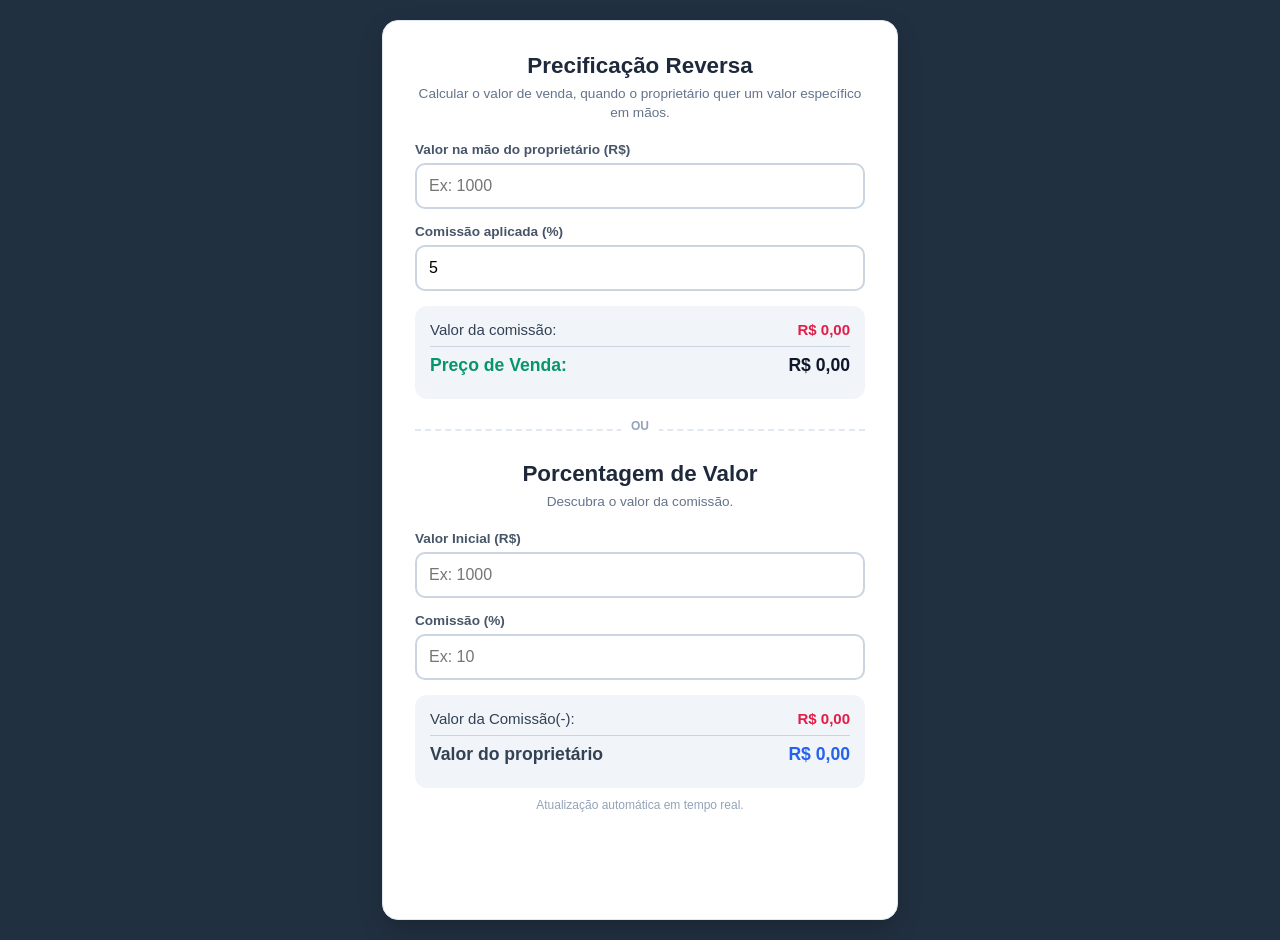
<file: calculadora.html>
<!DOCTYPE html>
<html lang="pt-br">
<head>
    <meta charset="UTF-8">
    <meta name="viewport" content="width=device-width, initial-scale=1.0">
    <title>Calculadora Financeira Profissional</title>
    <style>
        body {
            font-family: 'Segoe UI', Tahoma, Geneva, Verdana, sans-serif; display: flex;
            justify-content: center;
            algn-items: center;
            min-height: 100vh;
            margin: 0;
            background-color: #213041;
            padding: 20px;
        }
        .container {
            background: white;
            padding: 2rem;
            border-radius: 16px;
            box-shadow: 0 10px 25px rgba(0,0,0,0.2);
            width: 100%; 
            max-width: 450px;
            border: 1px solid #e2e8f0;
        }
        h2 {
            color: #1e293b;
            margin: 0 0 5px 0;
            text-align: center;
            font-size: 1.4rem;
        }
        h3 {
            color: #64748b;
            margin: 0 0 20px 0;
            text-align: center;
            font-size: 0.85rem;
            font-weight: normal;
            line-height: 1.4;
        }
        .section-divider {
            border-top: 2px dashed #e2e8f0;
            margin: 30px 0;
            position: relative;
        }
        .section-divider span {
            position: absolute;
            top: -12px; left: 50%;
            transform: translateX(-50%);
            background: white;
            padding: 0 10px;
            color: #94a3b8;
            font-size: 0.75rem;
            font-weight: bold;
            text-transform: uppercase;
        }
        .input-group {
            margin-bottom: 15px;
        }
        label {
            display: block;
            margin-bottom: 6px;
            font-weight: 600;
            color: #475569;
            font-size: 0.85rem;
        }
        input {
            width: 100%;
            padding: 12px;
            border: 2px solid #cbd5e1;
            border-radius: 10px;
            font-size: 16px;
            box-sizing: border-box;
            transition: all 0.3s;
        }
        input:focus {
            border-color: #3b82f6;
            outline: none;
            background-color: #f0f7ff;
        }
        .results {
            background: #f1f5f9;
            border-radius: 12px;
            padding: 15px;
            margin-top: 10px;
        }
        .row {
            display: flex;
            justify-content: space-between;
            margin-bottom: 8px;
            font-size: 15px;
            color: #334155;
        }
        .row b {
            color: #0f172a;
        }
        .highlight-red {
            color: #e11d48 !important;
        }
        .highlight-blue {
            color: #2563eb !important;
        }
        .total-row {
            font-size: 1.1rem;
            font-weight: bold;
            padding-top: 8px;
            border-top: 1px solid #cbd5e1;
            margin-top: 8px;
        }
        .success {
            color: #059669 !important;
        }
        .info-text {
            font-size: 0.75rem;
            color: #94a3b8;
            margin-top: 10px;
            text-align: center;
        }
    </style>
</head>
<body>

<div class="container">
    <h2>Precificação Reversa</h2>
    <h3>Calcular o valor de venda, quando o proprietário quer um valor específico em mãos.</h3>
    
    <div class="input-group">
        <label>Valor na mão do proprietário (R$)</label>
        <input type="number" id="valorLiquido" placeholder="Ex: 1000" oninput="calcularReverso()">
    </div>

    <div class="input-group">
        <label>Comissão aplicada (%)</label>
        <input type="number" id="taxaPercentual" value="5" oninput="calcularReverso()">
    </div>

    <div class="results">
        <div class="row">
            <span>Valor da comissão:</span>
            <b id="resTaxaMonetaria" class="highlight-red">R$ 0,00</b>
        </div>
        <div class="row total-row success">
            <span>Preço de Venda:</span>
            <b id="resPrecoVenda">R$ 0,00</b>
        </div>
    </div>

    <div class="section-divider"><span>OU</span></div>

    <h2>Porcentagem de Valor</h2>
    <h3>Descubra o valor da comissão.</h3>

    <div class="input-group">
        <label>Valor Inicial (R$)</label>
        <input type="number" id="valorTotalSimples" placeholder="Ex: 1000" oninput="calcularSimples()">
    </div>

    <div class="input-group">
        <label>Comissão (%)</label>
        <input type="number" id="porcentagemSimples" placeholder="Ex: 10" oninput="calcularSimples()">
    </div>

    <div class="results">
        <div class="row">
            <span>Valor da Comissão(-):</span>
            <b id="resValorPorcentagem" class="highlight-red">R$ 0,00</b>
        </div>
        <div class="row total-row">
            <span>Valor do proprietário</span>
            <b id="resSobraTotal" class="highlight-blue">R$ 0,00</b>
        </div>
    </div>

    <p class="info-text">Atualização automática em tempo real.</p>
</div>

<script>
    const formatar = (val) => val.toLocaleString('pt-BR', { style: 'currency', currency: 'BRL' });

    // Lógica da Precificação Reversa (Mark-up)
    function calcularReverso() {
        const liquido = parseFloat(document.getElementById('valorLiquido').value) || 0;
        const porcentagem = parseFloat(document.getElementById('taxaPercentual').value) || 0;
        
        if (porcentagem >= 100) {
            document.getElementById('resPrecoVenda').innerText = "Taxa Inválida";
            return;
        }

        const fator = (100 - porcentagem) / 100;
        const bruto = liquido / fator;
        const taxaMonetaria = bruto - liquido;

        document.getElementById('resPrecoVenda').innerText = formatar(bruto);
        document.getElementById('resTaxaMonetaria').innerText = `- ${formatar(taxaMonetaria)}`;
    }

    // Lógica da Porcentagem com Subtração
    function calcularSimples() {
        const total = parseFloat(document.getElementById('valorTotalSimples').value) || 0;
        const porcentagem = parseFloat(document.getElementById('porcentagemSimples').value) || 0;

        const valorDaPorcentagem = total * (porcentagem / 100);
        const valorFinalComDesconto = total - valorDaPorcentagem;

        document.getElementById('resValorPorcentagem').innerText = `- ${formatar(valorDaPorcentagem)}`;
        document.getElementById('resSobraTotal').innerText = formatar(valorFinalComDesconto);
    }
</script>

</body>
</html>
</file>
